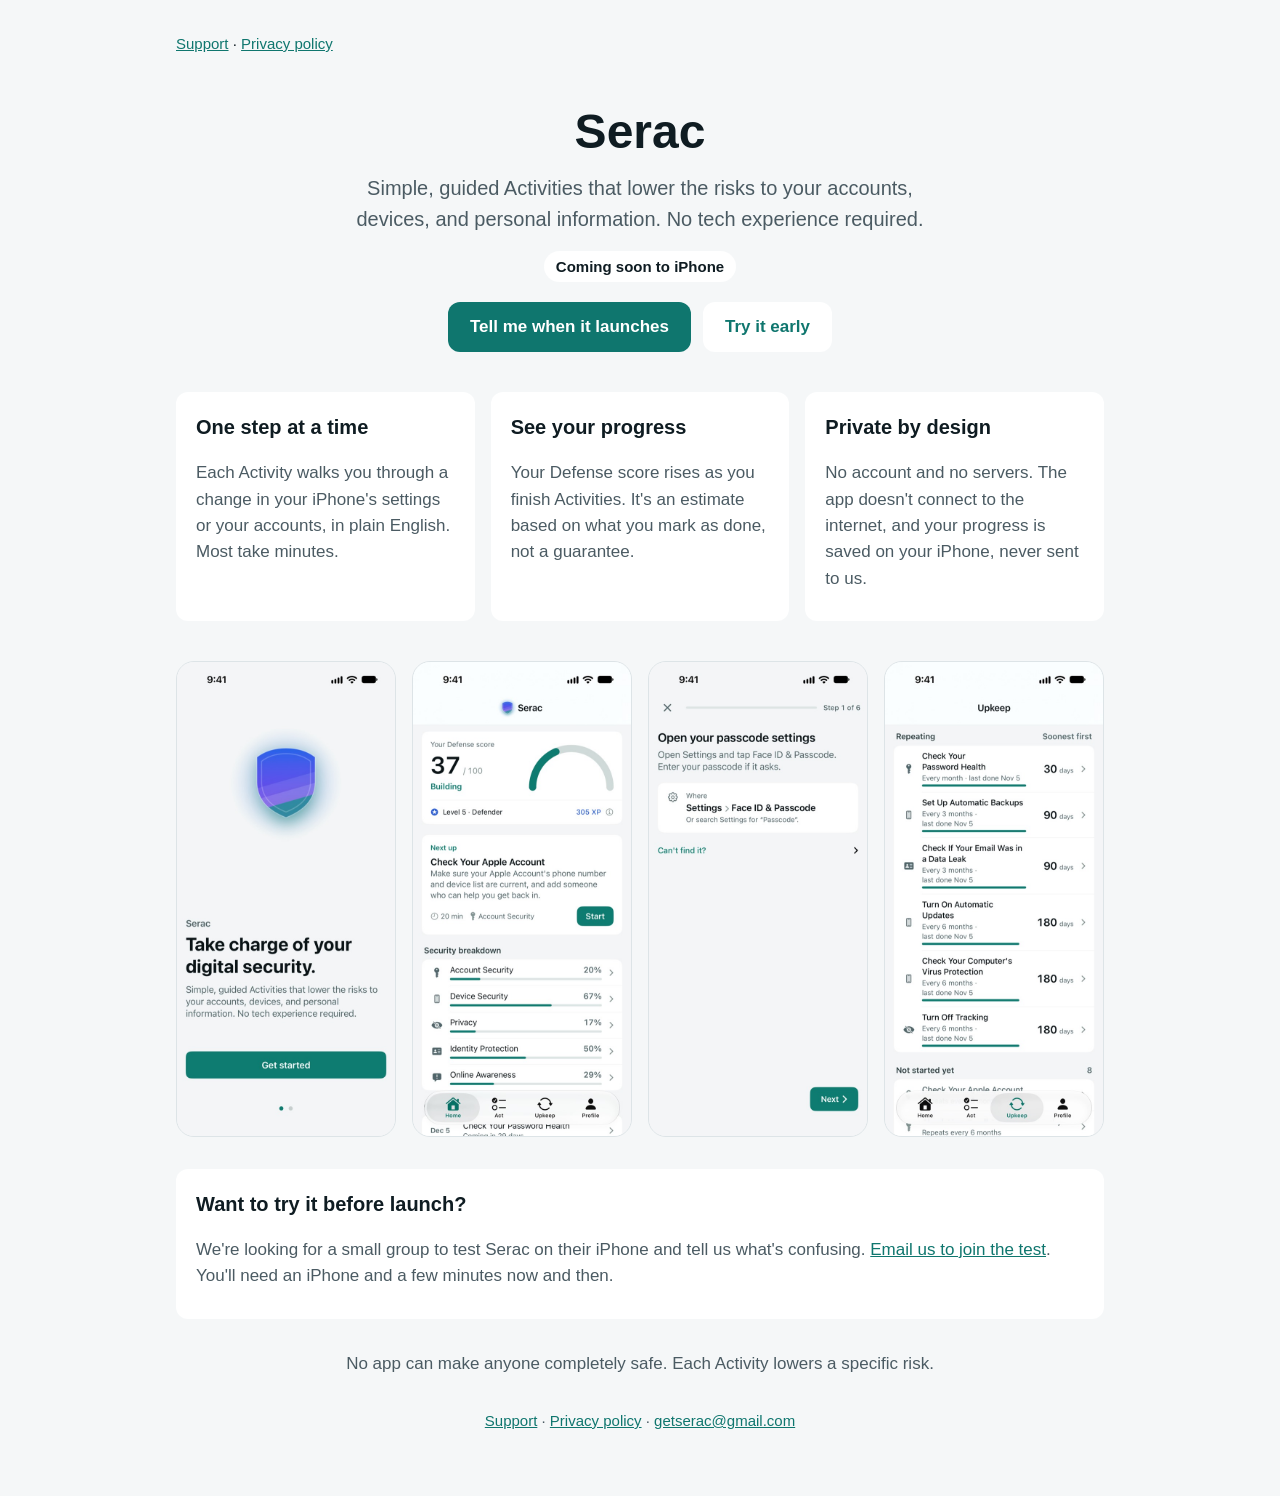
<file: index.html>
<!doctype html>
<!-- index.html: the Serac landing page (site/), the first address people share. Copied to the public
     getserac/getserac.github.io repo and served by GitHub Pages. Support lives in support.html, the policy in
     privacy.html. Sign-ups are mailto links, not a form: no third-party service ever sees a visitor's address
     (DECISIONS.md, 2026-11-07). Plain HTML and CSS, no scripts, no external requests. -->
<html lang="en">
<head>
<meta charset="utf-8">
<meta name="viewport" content="width=device-width, initial-scale=1">
<title>Serac: digital security, one step at a time</title>
<meta name="description" content="Simple, guided Activities that lower the risks to your accounts, devices, and personal information. No tech experience required. Coming soon to iPhone.">
<link rel="stylesheet" href="style.css">
</head>
<body>
<main class="wide">
<nav><a href="support.html">Support</a> · <a href="privacy.html">Privacy policy</a></nav>

<header class="hero">
<h1>Serac</h1>
<p class="lede">Simple, guided Activities that lower the risks to your accounts, devices, and personal information. No tech experience required.</p>
<p class="badge">Coming soon to iPhone</p>
<div class="actions">
<a class="button" href="mailto:getserac@gmail.com?subject=Tell%20me%20when%20Serac%20launches">Tell me when it launches</a>
<a class="button secondary" href="mailto:getserac@gmail.com?subject=Serac%20early%20test">Try it early</a>
</div>
</header>

<section class="features">
<div class="card">
<h2>One step at a time</h2>
<p>Each Activity walks you through a change in your iPhone's settings or your accounts, in plain English. Most take minutes.</p>
</div>
<div class="card">
<h2>See your progress</h2>
<p>Your Defense score rises as you finish Activities. It's an estimate based on what you mark as done, not a guarantee.</p>
</div>
<div class="card">
<h2>Private by design</h2>
<p>No account and no servers. The app doesn't connect to the internet, and your progress is saved on your iPhone, never sent to us.</p>
</div>
</section>

<section class="shots" aria-label="Screenshots">
<img src="img/welcome.jpg" width="600" height="1304" alt="Serac's welcome screen">
<img src="img/home.jpg" width="600" height="1304" alt="Home, showing the Defense score and the next Activity">
<img src="img/step.jpg" width="600" height="1304" alt="One step of an Activity, with where to find the setting">
<img src="img/upkeep.jpg" width="600" height="1304" alt="Upkeep, counting down to each Activity's next refresh">
</section>

<section class="card">
<h2>Want to try it before launch?</h2>
<p>We're looking for a small group to test Serac on their iPhone and tell us what's confusing. <a href="mailto:getserac@gmail.com?subject=Serac%20early%20test">Email us to join the test</a>. You'll need an iPhone and a few minutes now and then.</p>
</section>

<p class="honest">No app can make anyone completely safe. Each Activity lowers a specific risk.</p>

<footer>
<a href="support.html">Support</a> · <a href="privacy.html">Privacy policy</a> · <a href="mailto:getserac@gmail.com">getserac@gmail.com</a>
</footer>
</main>
</body>
</html>
</file>
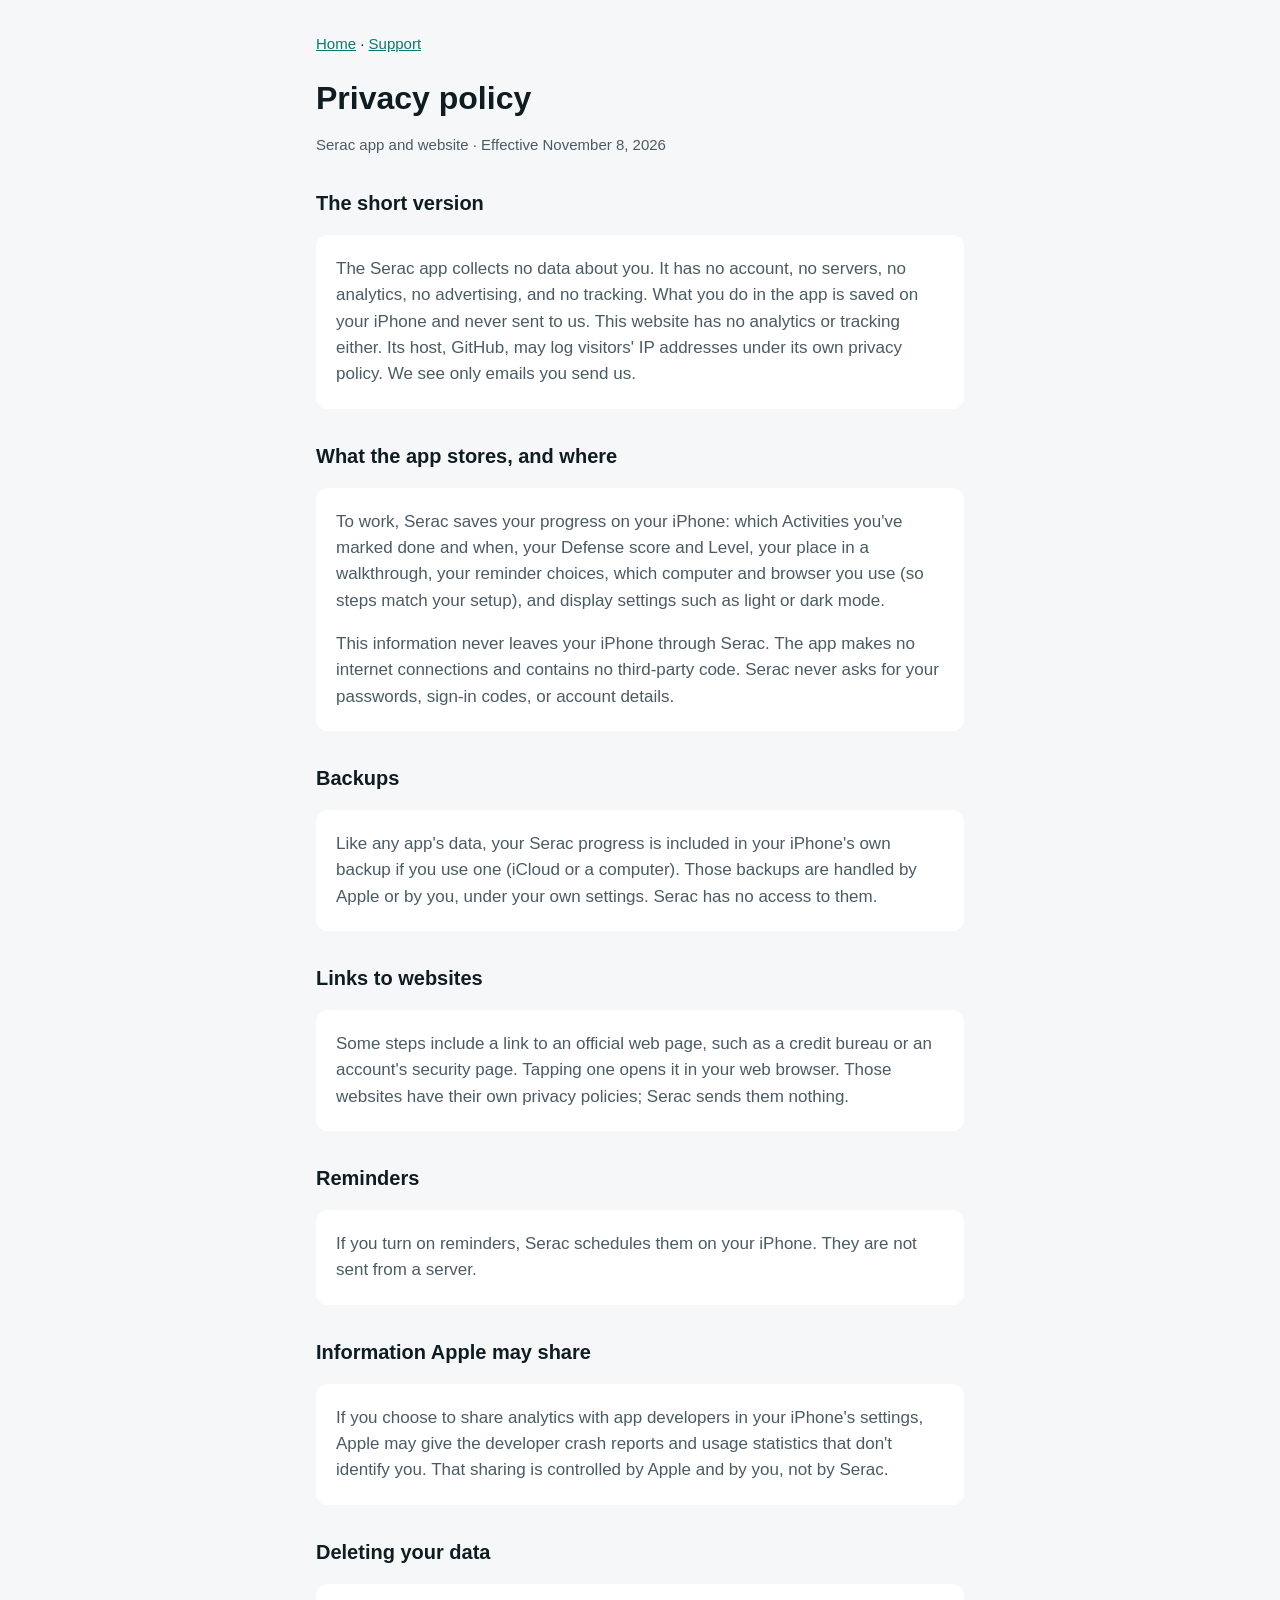
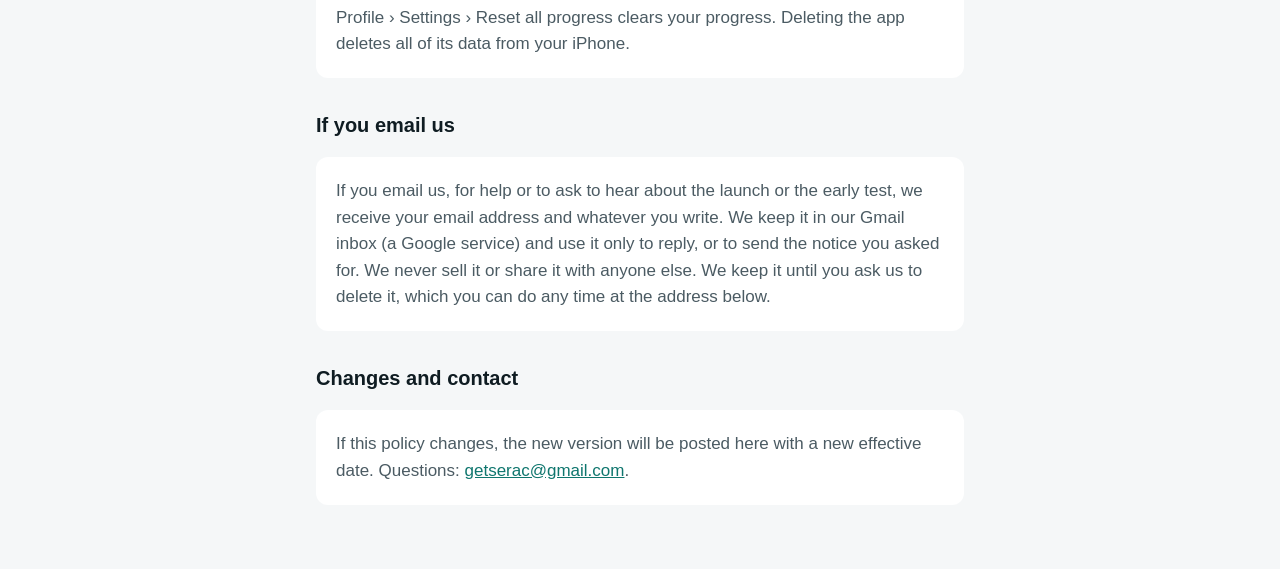
<file: privacy.html>
<!doctype html>
<!-- privacy.html: the Serac privacy policy (site/). Copied to the public getserac/getserac.github.io repo and served
     by GitHub Pages; its address is the App Store "Privacy Policy URL". Must match PrivacyInfo.xcprivacy,
     the App Privacy answers in APP_STORE.md, and the in-app PrivacyPromiseView. -->
<html lang="en">
<head>
<meta charset="utf-8">
<meta name="viewport" content="width=device-width, initial-scale=1">
<title>Serac Privacy Policy</title>
<link rel="stylesheet" href="style.css">
</head>
<body>
<main>
<nav><a href="index.html">Home</a> · <a href="support.html">Support</a></nav>
<h1>Privacy policy</h1>
<p class="meta">Serac app and website · Effective November 8, 2026</p>

<h2>The short version</h2>
<div class="card">
<p>The Serac app collects no data about you. It has no account, no servers, no analytics, no advertising, and no tracking. What you do in the app is saved on your iPhone and never sent to us. This website has no analytics or tracking either. Its host, GitHub, may log visitors' IP addresses under its own privacy policy. We see only emails you send us.</p>
</div>

<h2>What the app stores, and where</h2>
<div class="card">
<p>To work, Serac saves your progress on your iPhone: which Activities you've marked done and when, your Defense score and Level, your place in a walkthrough, your reminder choices, which computer and browser you use (so steps match your setup), and display settings such as light or dark mode.</p>
<p>This information never leaves your iPhone through Serac. The app makes no internet connections and contains no third-party code. Serac never asks for your passwords, sign-in codes, or account details.</p>
</div>

<h2>Backups</h2>
<div class="card">
<p>Like any app's data, your Serac progress is included in your iPhone's own backup if you use one (iCloud or a computer). Those backups are handled by Apple or by you, under your own settings. Serac has no access to them.</p>
</div>

<h2>Links to websites</h2>
<div class="card">
<p>Some steps include a link to an official web page, such as a credit bureau or an account's security page. Tapping one opens it in your web browser. Those websites have their own privacy policies; Serac sends them nothing.</p>
</div>

<h2>Reminders</h2>
<div class="card">
<p>If you turn on reminders, Serac schedules them on your iPhone. They are not sent from a server.</p>
</div>

<h2>Information Apple may share</h2>
<div class="card">
<p>If you choose to share analytics with app developers in your iPhone's settings, Apple may give the developer crash reports and usage statistics that don't identify you. That sharing is controlled by Apple and by you, not by Serac.</p>
</div>

<h2>Deleting your data</h2>
<div class="card">
<p>Profile › Settings › Reset all progress clears your progress. Deleting the app deletes all of its data from your iPhone.</p>
</div>

<h2>If you email us</h2>
<div class="card">
<p>If you email us, for help or to ask to hear about the launch or the early test, we receive your email address and whatever you write. We keep it in our Gmail inbox (a Google service) and use it only to reply, or to send the notice you asked for. We never sell it or share it with anyone else. We keep it until you ask us to delete it, which you can do any time at the address below.</p>
</div>

<h2>Changes and contact</h2>
<div class="card">
<p>If this policy changes, the new version will be posted here with a new effective date. Questions: <a href="mailto:getserac@gmail.com">getserac@gmail.com</a>.</p>
</div>
</main>
</body>
</html>
</file>
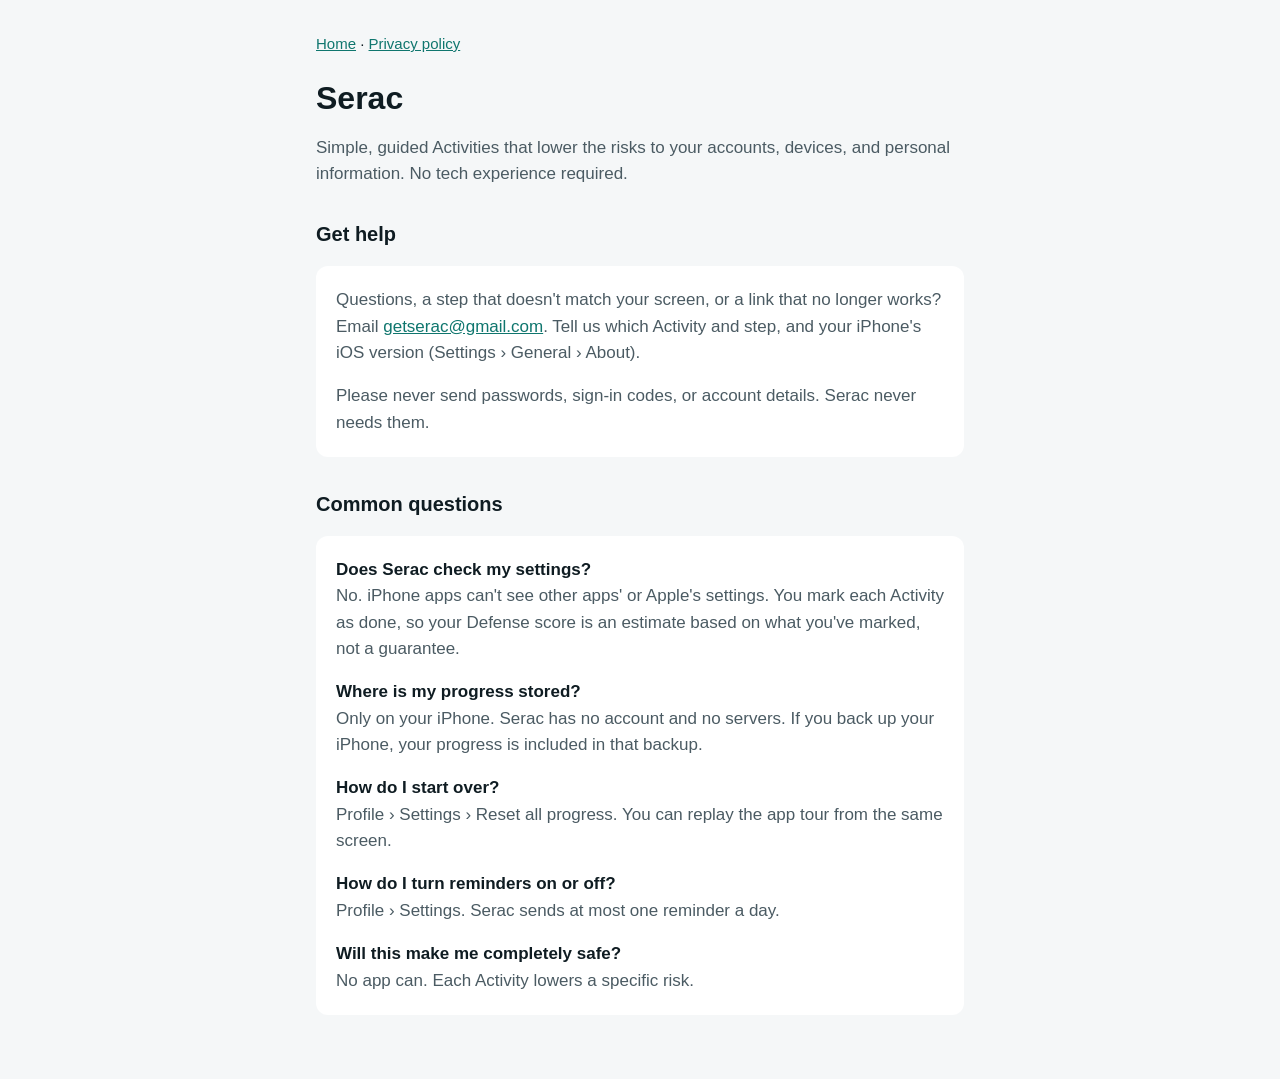
<file: support.html>
<!doctype html>
<!-- support.html: the Serac support page (site/). Copied to the public getserac/getserac.github.io repo and served by
     GitHub Pages; its address is the App Store "Support URL". Moved here from index.html on 2026-11-07, when
     index.html became the landing page. Keep the contact address current. -->
<html lang="en">
<head>
<meta charset="utf-8">
<meta name="viewport" content="width=device-width, initial-scale=1">
<title>Serac Support</title>
<link rel="stylesheet" href="style.css">
</head>
<body>
<main>
<nav><a href="index.html">Home</a> · <a href="privacy.html">Privacy policy</a></nav>
<h1>Serac</h1>
<p>Simple, guided Activities that lower the risks to your accounts, devices, and personal information. No tech experience required.</p>

<h2>Get help</h2>
<div class="card">
<p>Questions, a step that doesn't match your screen, or a link that no longer works? Email <a href="mailto:getserac@gmail.com">getserac@gmail.com</a>. Tell us which Activity and step, and your iPhone's iOS version (Settings › General › About).</p>
<p>Please never send passwords, sign-in codes, or account details. Serac never needs them.</p>
</div>

<h2>Common questions</h2>
<div class="card">
<p><strong>Does Serac check my settings?</strong><br>No. iPhone apps can't see other apps' or Apple's settings. You mark each Activity as done, so your Defense score is an estimate based on what you've marked, not a guarantee.</p>
<p><strong>Where is my progress stored?</strong><br>Only on your iPhone. Serac has no account and no servers. If you back up your iPhone, your progress is included in that backup.</p>
<p><strong>How do I start over?</strong><br>Profile › Settings › Reset all progress. You can replay the app tour from the same screen.</p>
<p><strong>How do I turn reminders on or off?</strong><br>Profile › Settings. Serac sends at most one reminder a day.</p>
<p><strong>Will this make me completely safe?</strong><br>No app can. Each Activity lowers a specific risk.</p>
</div>
</main>
</body>
</html>
</file>
<file: style.css>
/* style.css: shared look for the Serac landing, support and privacy pages (site/). Plain CSS, no fonts or
   scripts loaded from anywhere, so the pages make no third-party requests either. */
:root { --bg: #f5f7f8; --card: #ffffff; --text: #0f1c22; --muted: #4b5b63; --accent: #0f766e; --on-accent: #ffffff; --line: #dde4e7; }
@media (prefers-color-scheme: dark) {
  :root { --bg: #0b1418; --card: #13222a; --text: #e8f0f2; --muted: #a3b4bb; --accent: #2dd4bf; --on-accent: #0b1418; --line: #24343c; }
}
* { box-sizing: border-box; }
body { margin: 0; background: var(--bg); color: var(--text);
  font: 17px/1.55 -apple-system, BlinkMacSystemFont, "Segoe UI", Roboto, sans-serif; }
main { max-width: 680px; margin: 0 auto; padding: 32px 16px 64px; }
h1 { font-size: 32px; line-height: 1.2; margin: 0 0 8px; }
h2 { font-size: 20px; margin: 32px 0 8px; }
p, li { color: var(--muted); }
strong { color: var(--text); }
a { color: var(--accent); }
.card { background: var(--card); border-radius: 12px; padding: 4px 20px; margin-top: 16px; }
.meta { font-size: 15px; }
nav { margin-bottom: 24px; font-size: 15px; }

/* Landing page (index.html). */
main.wide { max-width: 960px; }
.hero { text-align: center; padding: 24px 0 8px; }
.hero h1 { font-size: 48px; margin-bottom: 12px; }
.lede { font-size: 20px; max-width: 620px; margin: 0 auto 16px; }
.badge { display: inline-block; margin: 0 0 20px; padding: 4px 12px; border-radius: 999px;
  background: var(--card); color: var(--text); font-size: 15px; font-weight: 600; }
.actions { display: flex; flex-wrap: wrap; gap: 12px; justify-content: center; }
.button { display: inline-block; padding: 12px 22px; border-radius: 12px; min-height: 44px;
  background: var(--accent); color: var(--on-accent); font-weight: 600; text-decoration: none; }
.button.secondary { background: var(--card); color: var(--accent); }
.features { display: grid; grid-template-columns: repeat(auto-fit, minmax(240px, 1fr)); gap: 16px; margin-top: 32px; }
.features .card { margin-top: 0; padding: 4px 20px 12px; }
.features h2, section.card h2 { margin-top: 16px; }
.shots { display: grid; grid-template-columns: repeat(4, 1fr); gap: 16px; margin: 40px 0 16px; }
.shots img { width: 100%; height: auto; border-radius: 18px; border: 1px solid var(--line); }
@media (max-width: 700px) { .shots { grid-template-columns: repeat(2, 1fr); } .hero h1 { font-size: 40px; } }
section.card { margin-top: 32px; padding-bottom: 12px; }
.honest { text-align: center; margin-top: 32px; }
footer { text-align: center; font-size: 15px; margin-top: 32px; color: var(--muted); }
</file>
